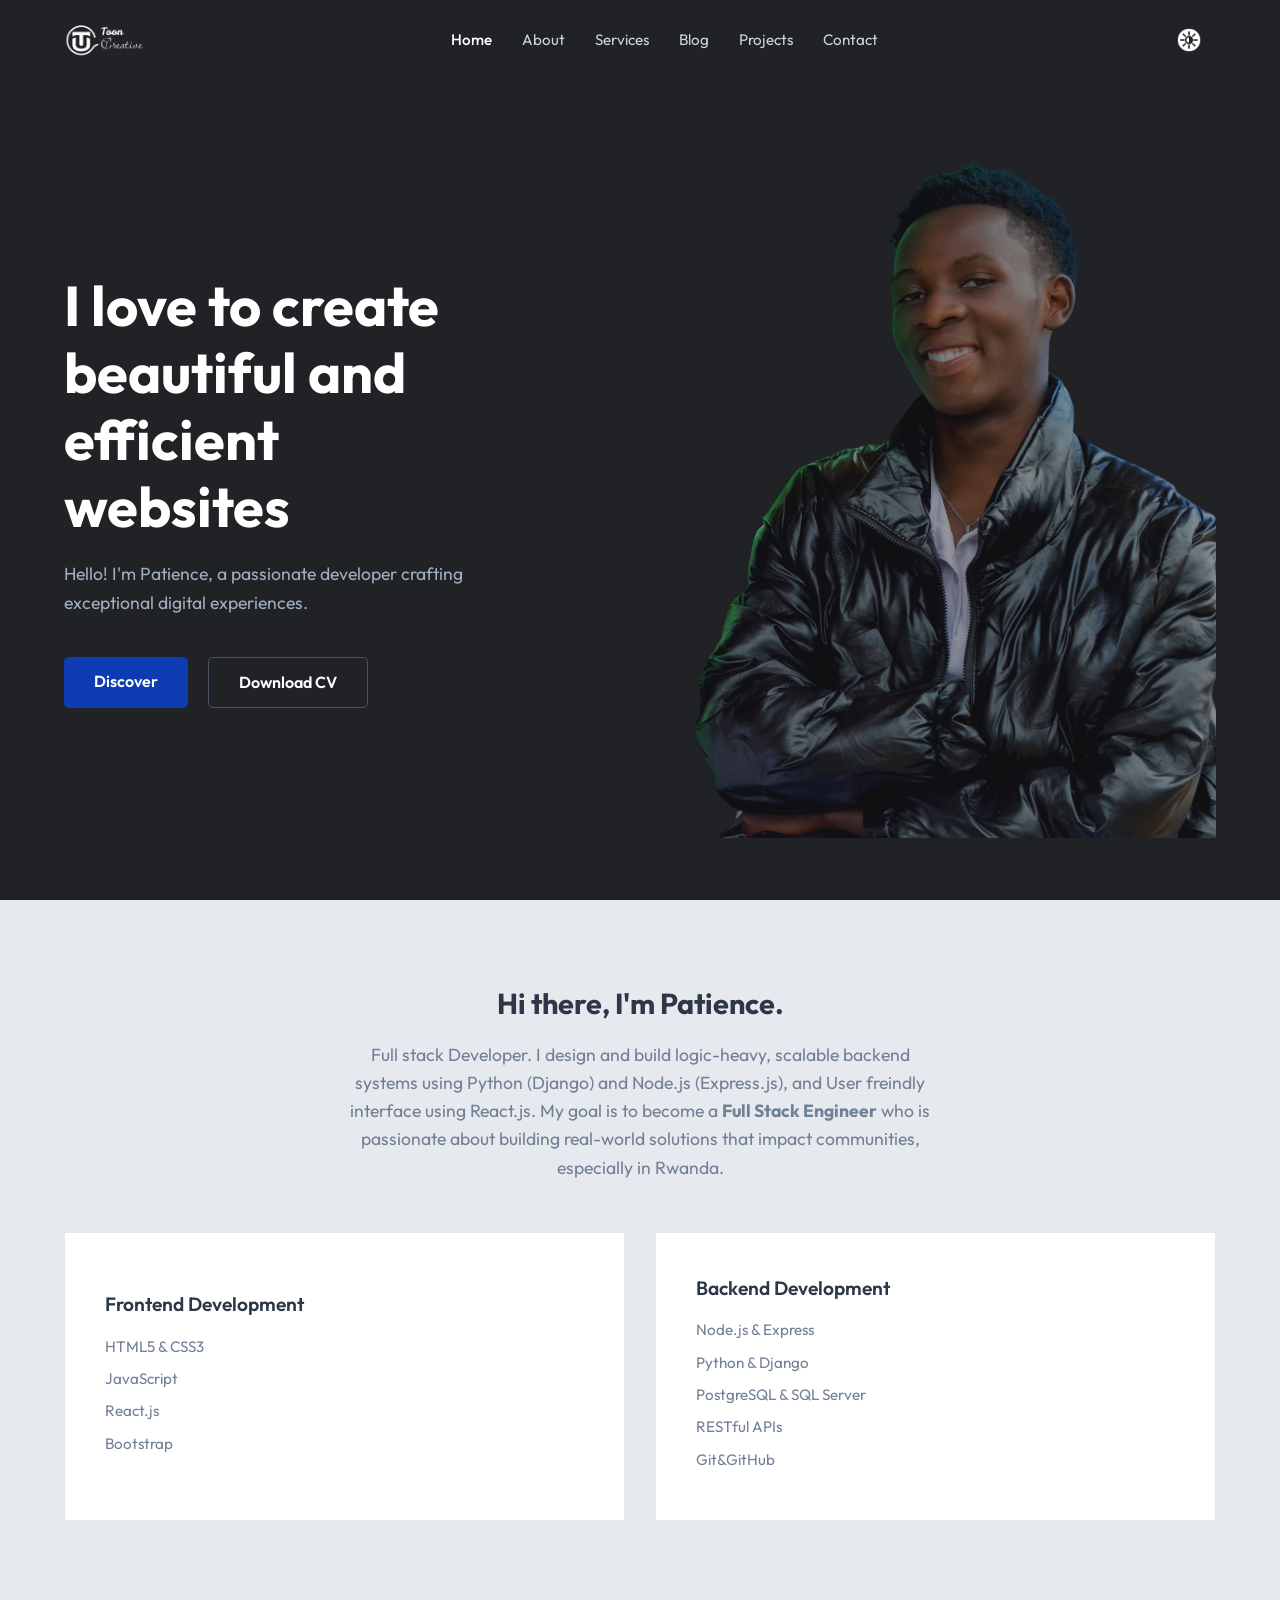
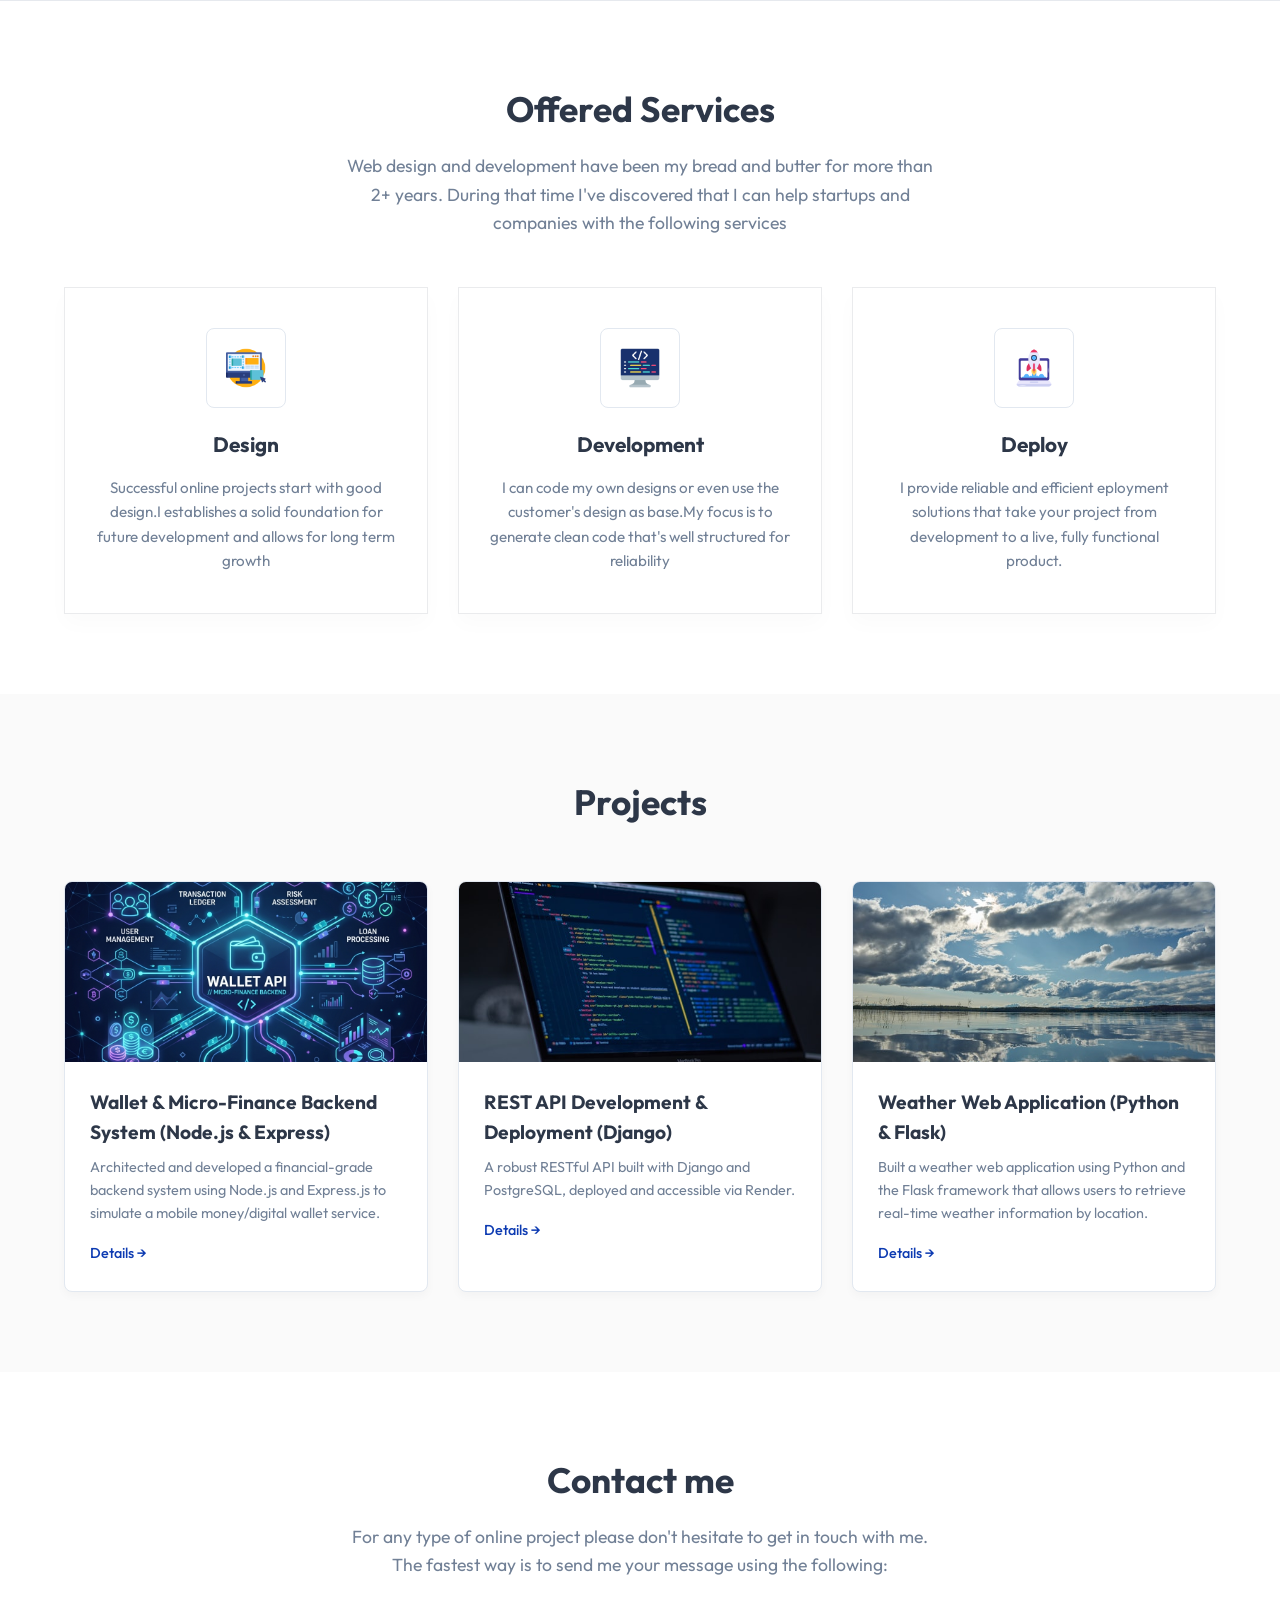
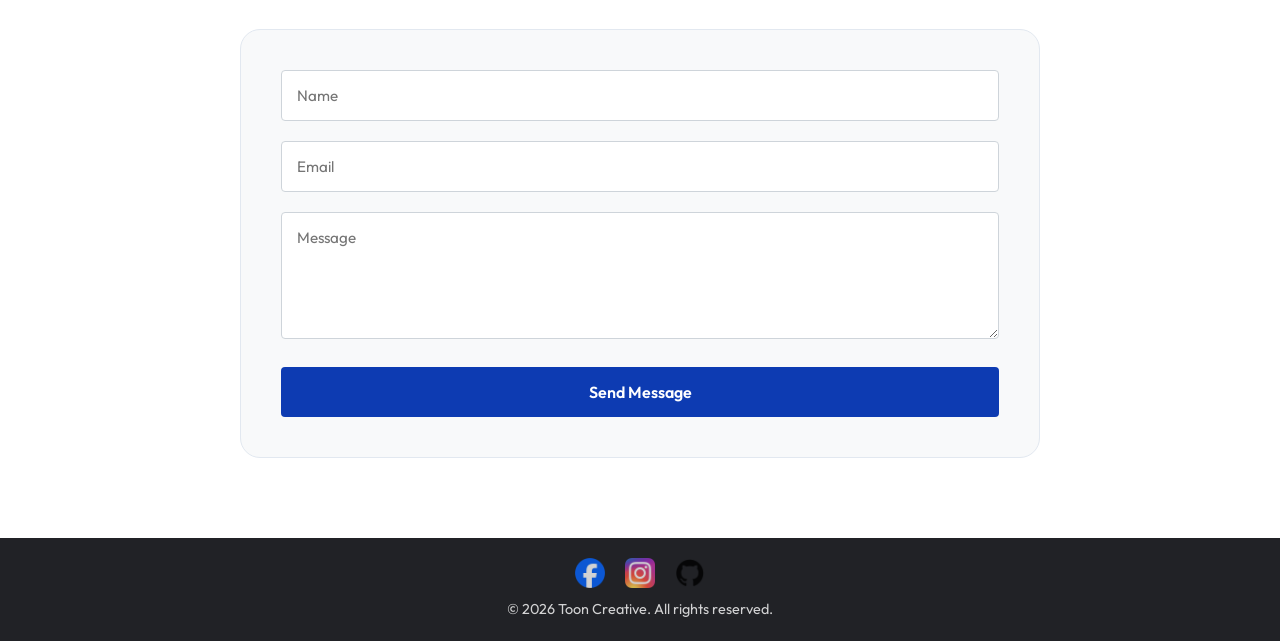
<file: index.html>
<!doctype html>
<html lang="en">
  <head>
    <meta charset="UTF-8" />
    <meta name="viewport" content="width=device-width, initial-scale=1.0" />
    <link rel="preconnect" href="https://fonts.googleapis.com" />
    <link rel="preconnect" href="https://fonts.gstatic.com" crossorigin />
    <link
      href="https://fonts.googleapis.com/css2?family=Outfit:wght@300;400;500;600;700&display=swap"
      rel="stylesheet"
    />
    <link rel="stylesheet" href="style.css" />
    <title>Portfolio - Patience</title>
  </head>
  <body>
    <!-- Navbar -->
    <nav class="nav-bar">
      <div class="container nav-container">
        <div class="logo">
          <img src="images/Screenshot 2026-04-03 215247.png" alt="Logo" />
        </div>

        <div class="nav-links">
          <a href="#home" class="link active">Home</a>
          <a href="#about" class="link">About</a>
          <a href="#services" class="link">Services</a>
          <a href="blog.html" class="link">Blog</a>
          <a href="#projects" class="link">Projects</a>
          <a href="#contact" class="link">Contact</a>
        </div>
        <div class="nav-actions">
          <button class="theme-toggle" aria-label="Toggle Theme">
            <img id="theme-icon" src="images/mode.png" alt="Toggle Theme" />
          </button>
          <button class="menu-toggle" aria-label="Toggle Menu">
            <span></span>
            <span></span>
            <span></span>
          </button>
        </div>
      </div>
    </nav>

    <!-- Hero Section -->
    <section id="home" class="hero">
      <div class="container hero-container">
        <div class="hero-content">
          <h1>I love to create<br />beautiful and<br />efficient websites</h1>
          <p>
            Hello! I'm Patience, a passionate developer crafting exceptional
            digital experiences.
          </p>
          <div class="btn-group">
            <a href="#projects" class="btn btn-primary">Discover</a>
            <a
              href="https://drive.google.com/file/d/1nlRH454EWILKadph4BNVuAgpWPdBqZ8s/view?usp=sharing"
              class="btn btn-secondary"
              >Download CV</a
            >
          </div>
        </div>
        <div class="hero-image">
          <img src="images/Image portfolio.jpg" alt="Patience Portrait" />
        </div>
      </div>
    </section>

    <!-- Skills Section -->
    <section id="about" class="skills section-padding">
      <div class="container">
        <div class="section-title">
          <h2>Hi there, I'm Patience.</h2>
          <p>
            Full stack Developer. I design and build logic-heavy, scalable
            backend systems using Python (Django) and Node.js (Express.js), and
            User freindly interface using React.js. My goal is to become a
            <b>Full Stack Engineer</b> who is passionate about building
            real-world solutions that impact communities, especially in Rwanda.
          </p>
        </div>

        <div class="skills-grid">
          <div class="skill-card">
            <h3>Frontend Development</h3>
            <ul>
              <li>HTML5 & CSS3</li>
              <li>JavaScript</li>
              <li>React.js</li>
              <li>Bootstrap</li>
            </ul>
          </div>
          <div class="skill-card">
            <h3>Backend Development</h3>
            <ul>
              <li>Node.js & Express</li>
              <li>Python & Django</li>
              <li>PostgreSQL & SQL Server</li>
              <li>RESTful APIs</li>
              <li>Git&GitHub</li>
            </ul>
          </div>
        </div>
      </div>
    </section>

    <!-- Services Section -->
    <section id="services" class="services section-padding">
      <div class="container">
        <div class="section-title">
          <h2>Offered Services</h2>
          <p>
            Web design and development have been my bread and butter for more
            than 2+ years. During that time I've discovered that I can help
            startups and companies with the following services
          </p>
        </div>
        <div class="services-grid">
          <div class="service-card">
            <div class="service-icon">
              <img src="images/ux.png" alt="Design" />
            </div>
            <h3>Design</h3>
            <p>
              Successful online projects start with good design.I establishes a
              solid foundation for future development and allows for long term
              growth
            </p>
          </div>
          <div class="service-card">
            <div class="service-icon">
              <img src="images/programming.png" alt="Development" />
            </div>
            <h3>Development</h3>
            <p>
              I can code my own designs or even use the customer's design as
              base.My focus is to generate clean code that's well structured for
              reliability
            </p>
          </div>
          <div class="service-card">
            <div class="service-icon">
              <img src="images/launch.png" alt="Deploy" />
            </div>
            <h3>Deploy</h3>
            <p>
              I provide reliable and efficient eployment solutions that take
              your project from development to a live, fully functional product.
            </p>
          </div>
        </div>
      </div>
    </section>

    <!-- Projects Section -->
    <section id="projects" class="projects section-padding">
      <div class="container">
        <div class="section-title">
          <h2>Projects</h2>
        </div>
        <div class="projects-grid">
          <div class="project-card">
            <div class="project-img">
              <img src="images/project_wallet_api.png" alt="Wallet API" />
            </div>
            <div class="project-info">
              <h3>Wallet & Micro-Finance Backend System (Node.js & Express)</h3>
              <p>
                Architected and developed a financial-grade backend system using
                Node.js and Express.js to simulate a mobile money/digital wallet
                service.
              </p>
              <a
                href="https://github.com/uncletoon/wallet-system-api.git"
                class="details-link"
                >Details →</a
              >
            </div>
          </div>
          <div class="project-card">
            <div class="project-img">
              <img src="images/project_rest_api.jpg" alt="REST API" />
            </div>
            <div class="project-info">
              <h3>REST API Development & Deployment (Django)</h3>
              <p>
                A robust RESTful API built with Django and PostgreSQL, deployed
                and accessible via Render.
              </p>
              <a
                href="https://github.com/uncletoon/Django-Rest-Framework-project.git"
                class="details-link"
                >Details →</a
              >
            </div>
          </div>
          <div class="project-card">
            <div class="project-img">
              <img src="images/project_weather_app.jpg" alt="Weather App" />
            </div>
            <div class="project-info">
              <h3>Weather Web Application (Python & Flask)</h3>
              <p>
                Built a weather web application using Python and the Flask
                framework that allows users to retrieve real-time weather
                information by location.
              </p>
              <a
                href="https://github.com/uncletoon/python-weather-web-app.git"
                class="details-link"
                >Details →</a
              >
            </div>
          </div>
        </div>
      </div>
    </section>

    <!-- Contact Section -->
    <section id="contact" class="contact section-padding">
      <div class="container">
        <div class="section-title">
          <h2>Contact me</h2>
          <p>
            For any type of online project please don't hesitate to get in touch
            with me. The fastest way is to send me your message using the
            following:
          </p>
        </div>
        <div class="contact-form-container">
          <form class="contact-form">
            <div class="form-group">
              <input type="text" placeholder="Name" required />
            </div>
            <div class="form-group">
              <input type="email" placeholder="Email" required />
            </div>
            <div class="form-group">
              <textarea placeholder="Message" rows="5" required></textarea>
            </div>
            <button type="submit" class="btn btn-primary submit-btn">
              Send Message
            </button>
          </form>
        </div>
      </div>
    </section>

    <!-- Footer -->
    <footer>
      <div class="container footer-container">
        <div class="social-links">
          <a href="#" aria-label="Facebook"
            ><img
              src="images/facebook-round-color-icon.png"
              alt="Facebook"
              style="width: 30px; height: auto"
          /></a>
          <a href="#" aria-label="Instagram"
            ><img
              src="images/ig-instagram-icon.png"
              alt="Instagram"
              style="width: 30px; height: auto"
          /></a>
          <a href="https://github.com/uncletoon" aria-label="GitHub"
            ><img
              src="images/github-icon.png"
              alt="GitHub"
              style="width: 30px; height: auto"
          /></a>
        </div>
        <p>&copy; 2026 Toon Creative. All rights reserved.</p>
      </div>
    </footer>
    <script src="script.js"></script>
  </body>
</html>
</file>
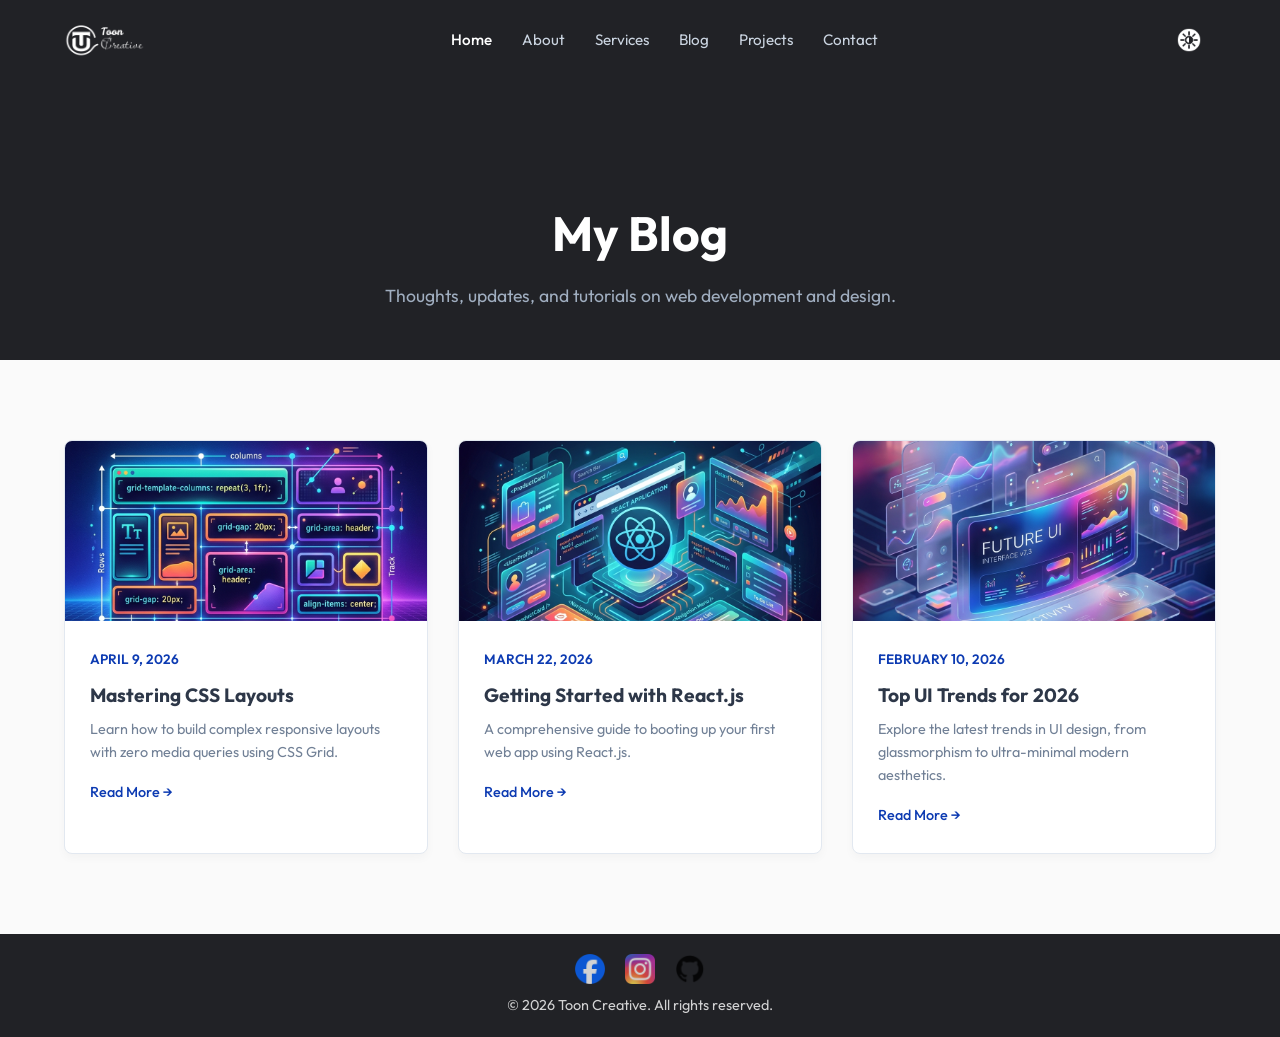
<file: blog.html>
<!doctype html>
<html lang="en">
  <head>
    <meta charset="UTF-8" />
    <meta name="viewport" content="width=device-width, initial-scale=1.0" />
    <link rel="preconnect" href="https://fonts.googleapis.com" />
    <link rel="preconnect" href="https://fonts.gstatic.com" crossorigin />
    <link
      href="https://fonts.googleapis.com/css2?family=Outfit:wght@300;400;500;600;700&display=swap"
      rel="stylesheet"
    />
    <link rel="stylesheet" href="style.css" />
    <title>Blog - Patience</title>
  </head>
  <body>
    <!-- Navbar -->
    <nav class="nav-bar">
      <div class="container nav-container">
        <div class="logo">
          <img src="images/Screenshot 2026-04-03 215247.png" alt="Logo" />
        </div>

        <div class="nav-links">
          <a href="index.html#home" class="link active">Home</a>
          <a href="index.html#about" class="link">About</a>
          <a href="index.html#services" class="link">Services</a>
          <a href="blog.html" class="link">Blog</a>
          <a href="index.html#projects" class="link">Projects</a>
          <a href="index.html#contact" class="link">Contact</a>
        </div>
        <div class="nav-actions">
          <button class="theme-toggle" aria-label="Toggle Theme">
            <img id="theme-icon" src="images/mode.png" alt="Toggle Theme" />
          </button>
          <button class="menu-toggle" aria-label="Toggle Menu">
            <span></span>
            <span></span>
            <span></span>
          </button>
        </div>
      </div>
    </nav>

    <!-- Blog Header -->
    <section class="hero blog-hero">
      <div class="container">
        <div class="section-title">
          <h1>My Blog</h1>
          <p>Thoughts, updates, and tutorials on web development and design.</p>
        </div>
      </div>
    </section>

    <!-- Blog Posts Section -->
    <section class="projects section-padding blog-projects">
      <div class="container">
        <div class="projects-grid">
          <div class="project-card">
            <div class="project-img">
              <img src="images/blog_css_grid.png" alt="CSS Grid" />
            </div>
            <div class="project-info">
              <span class="post-date">April 9, 2026</span>
              <h3 class="post-title">Mastering CSS Layouts</h3>
              <p>
                Learn how to build complex responsive layouts with zero media
                queries using CSS Grid.
              </p>
              <a href="coming-soon.html" class="details-link">Read More →</a>
            </div>
          </div>

          <div class="project-card">
            <div class="project-img">
              <img src="images/blog_react_js.png" alt="React.js" />
            </div>
            <div class="project-info">
              <span class="post-date">March 22, 2026</span>
              <h3 class="post-title">Getting Started with React.js</h3>
              <p>
                A comprehensive guide to booting up your first web app using
                React.js.
              </p>
              <a href="coming-soon.html" class="details-link">Read More →</a>
            </div>
          </div>
          <!-- Blog Post 3 -->
          <div class="project-card">
            <div class="project-img">
              <img src="images/blog_ui_trends.png" alt="UI Trends" />
            </div>
            <div class="project-info">
              <span class="post-date">February 10, 2026</span>
              <h3 class="post-title">Top UI Trends for 2026</h3>
              <p>
                Explore the latest trends in UI design, from glassmorphism to
                ultra-minimal modern aesthetics.
              </p>
              <a href="coming-soon.html" class="details-link">Read More →</a>
            </div>
          </div>
        </div>
      </div>
    </section>

    <!-- Footer -->

    <footer>
      <div class="container footer-container">
        <div class="social-links">
          <a href="#" aria-label="Facebook"
            ><img
              src="images/facebook-round-color-icon.png"
              alt="Facebook"
              style="width: 30px; height: auto"
          /></a>
          <a href="#" aria-label="Instagram"
            ><img
              src="images/ig-instagram-icon.png"
              alt="Instagram"
              style="width: 30px; height: auto"
          /></a>
          <a href="https://github.com/uncletoon" aria-label="GitHub"
            ><img
              src="images/github-icon.png"
              alt="GitHub"
              style="width: 30px; height: auto"
          /></a>
        </div>
        <p>&copy; 2026 Toon Creative. All rights reserved.</p>
      </div>
    </footer>
    <script src="script.js"></script>
  </body>
</html>
</file>
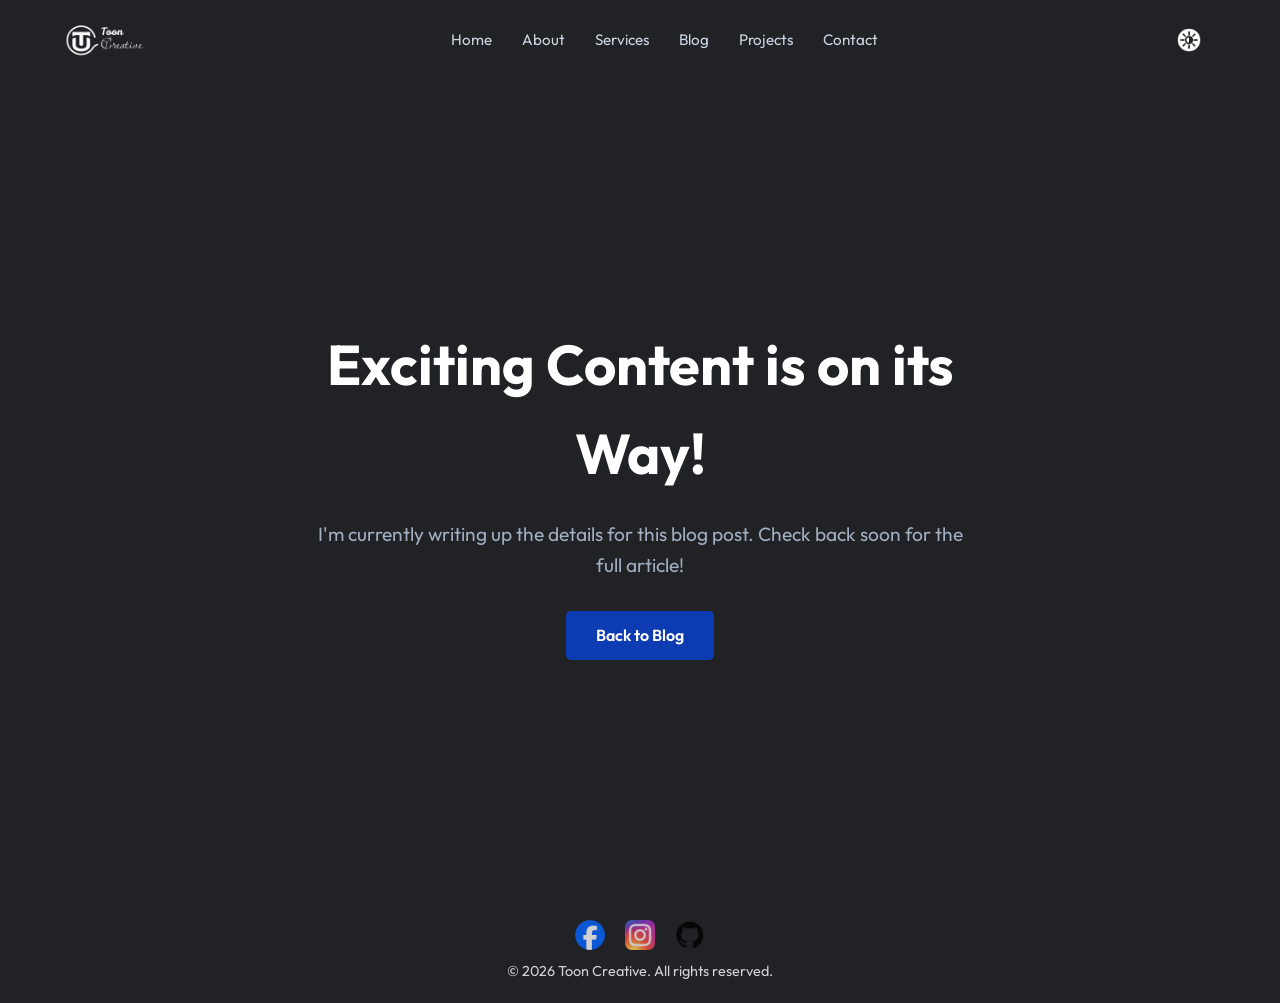
<file: coming-soon.html>
<!doctype html>
<html lang="en">
  <head>
    <meta charset="UTF-8" />
    <meta name="viewport" content="width=device-width, initial-scale=1.0" />
    <link rel="preconnect" href="https://fonts.googleapis.com" />
    <link rel="preconnect" href="https://fonts.gstatic.com" crossorigin />
    <link
      href="https://fonts.googleapis.com/css2?family=Outfit:wght@300;400;500;600;700&display=swap"
      rel="stylesheet"
    />
    <link rel="stylesheet" href="style.css" />
    <title>Coming Soon - Patience</title>
  </head>
  <body>
    <!-- Navbar -->
    <nav class="nav-bar">
      <div class="container nav-container">
        <div class="logo">
          <img src="images/Screenshot 2026-04-03 215247.png" alt="Logo" />
        </div>

        <div class="nav-links">
          <a href="index.html#home" class="link">Home</a>
          <a href="index.html#about" class="link">About</a>
          <a href="index.html#services" class="link">Services</a>
          <a href="blog.html" class="link">Blog</a>
          <a href="index.html#projects" class="link">Projects</a>
          <a href="index.html#contact" class="link">Contact</a>
        </div>
        <div class="nav-actions">
          <button class="theme-toggle" aria-label="Toggle Theme">
            <img id="theme-icon" src="images/mode.png" alt="Toggle Theme" />
          </button>
          <button class="menu-toggle" aria-label="Toggle Menu">
            <span></span>
            <span></span>
            <span></span>
          </button>
        </div>
      </div>
    </nav>

    <!-- Coming Soon Section -->
    <section class="hero coming-soon-hero">
      <div class="container">
        <div class="coming-soon-content text-center">
          <h1 class="coming-soon-title">Exciting Content is on its Way!</h1>
          <p class="coming-soon-text">
            I'm currently writing up the details for this blog post. Check back
            soon for the full article!
          </p>
          <div class="btn-group coming-soon-btn">
            <a href="blog.html" class="btn btn-primary">Back to Blog</a>
          </div>
        </div>
      </div>
    </section>

    <!-- Footer -->
    <footer>
      <div class="container footer-container">
        <div class="social-links">
          <a href="#" aria-label="Facebook">
            <img
              src="images/facebook-round-color-icon.png"
              alt="Facebook"
              style="width: 30px; height: auto"
            />
          </a>
          <a href="#" aria-label="Instagram">
            <img
              src="images/ig-instagram-icon.png"
              alt="Instagram"
              style="width: 30px; height: auto"
            />
          </a>
          <a href="https://github.com/uncletoon" aria-label="GitHub">
            <img
              src="images/github-icon.png"
              alt="GitHub"
              style="width: 30px; height: auto"
            />
          </a>
        </div>
        <p>&copy; 2026 Toon Creative. All rights reserved.</p>
      </div>
    </footer>
    <script src="script.js"></script>
  </body>
</html>
</file>
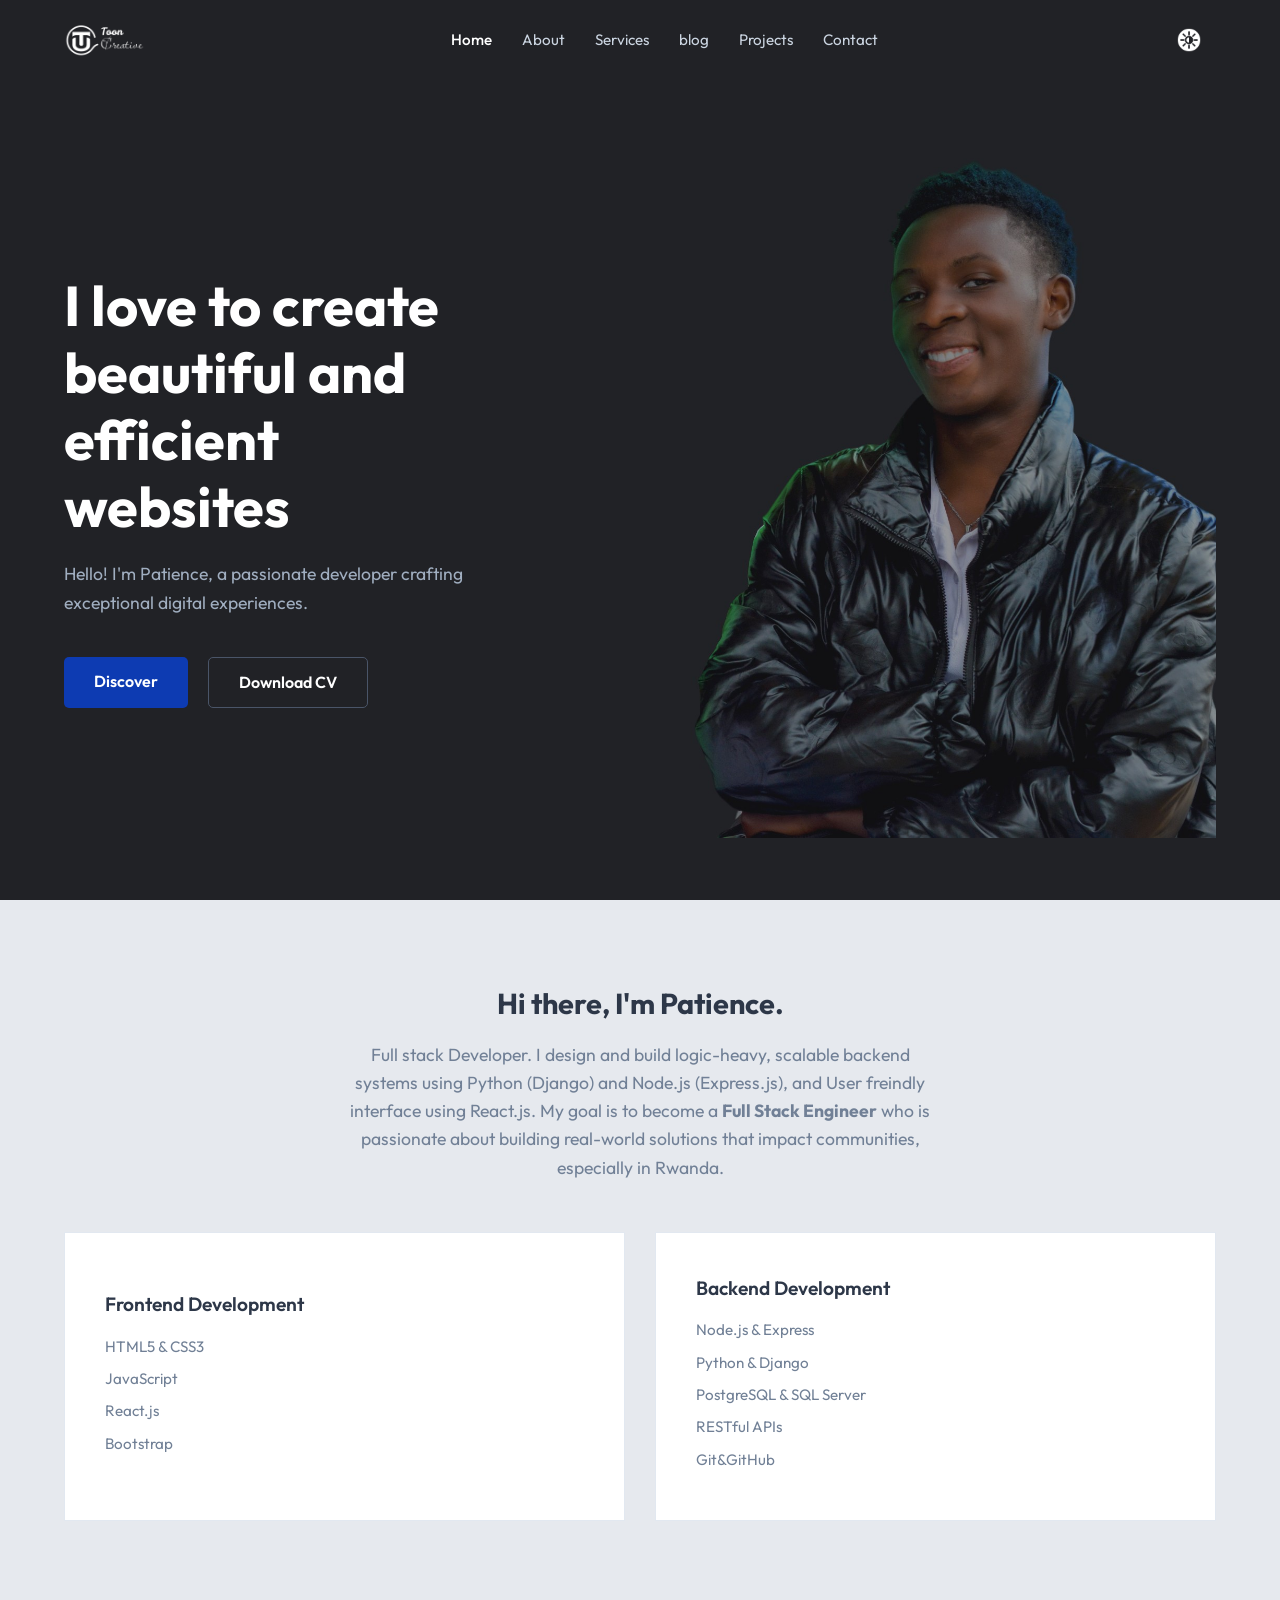
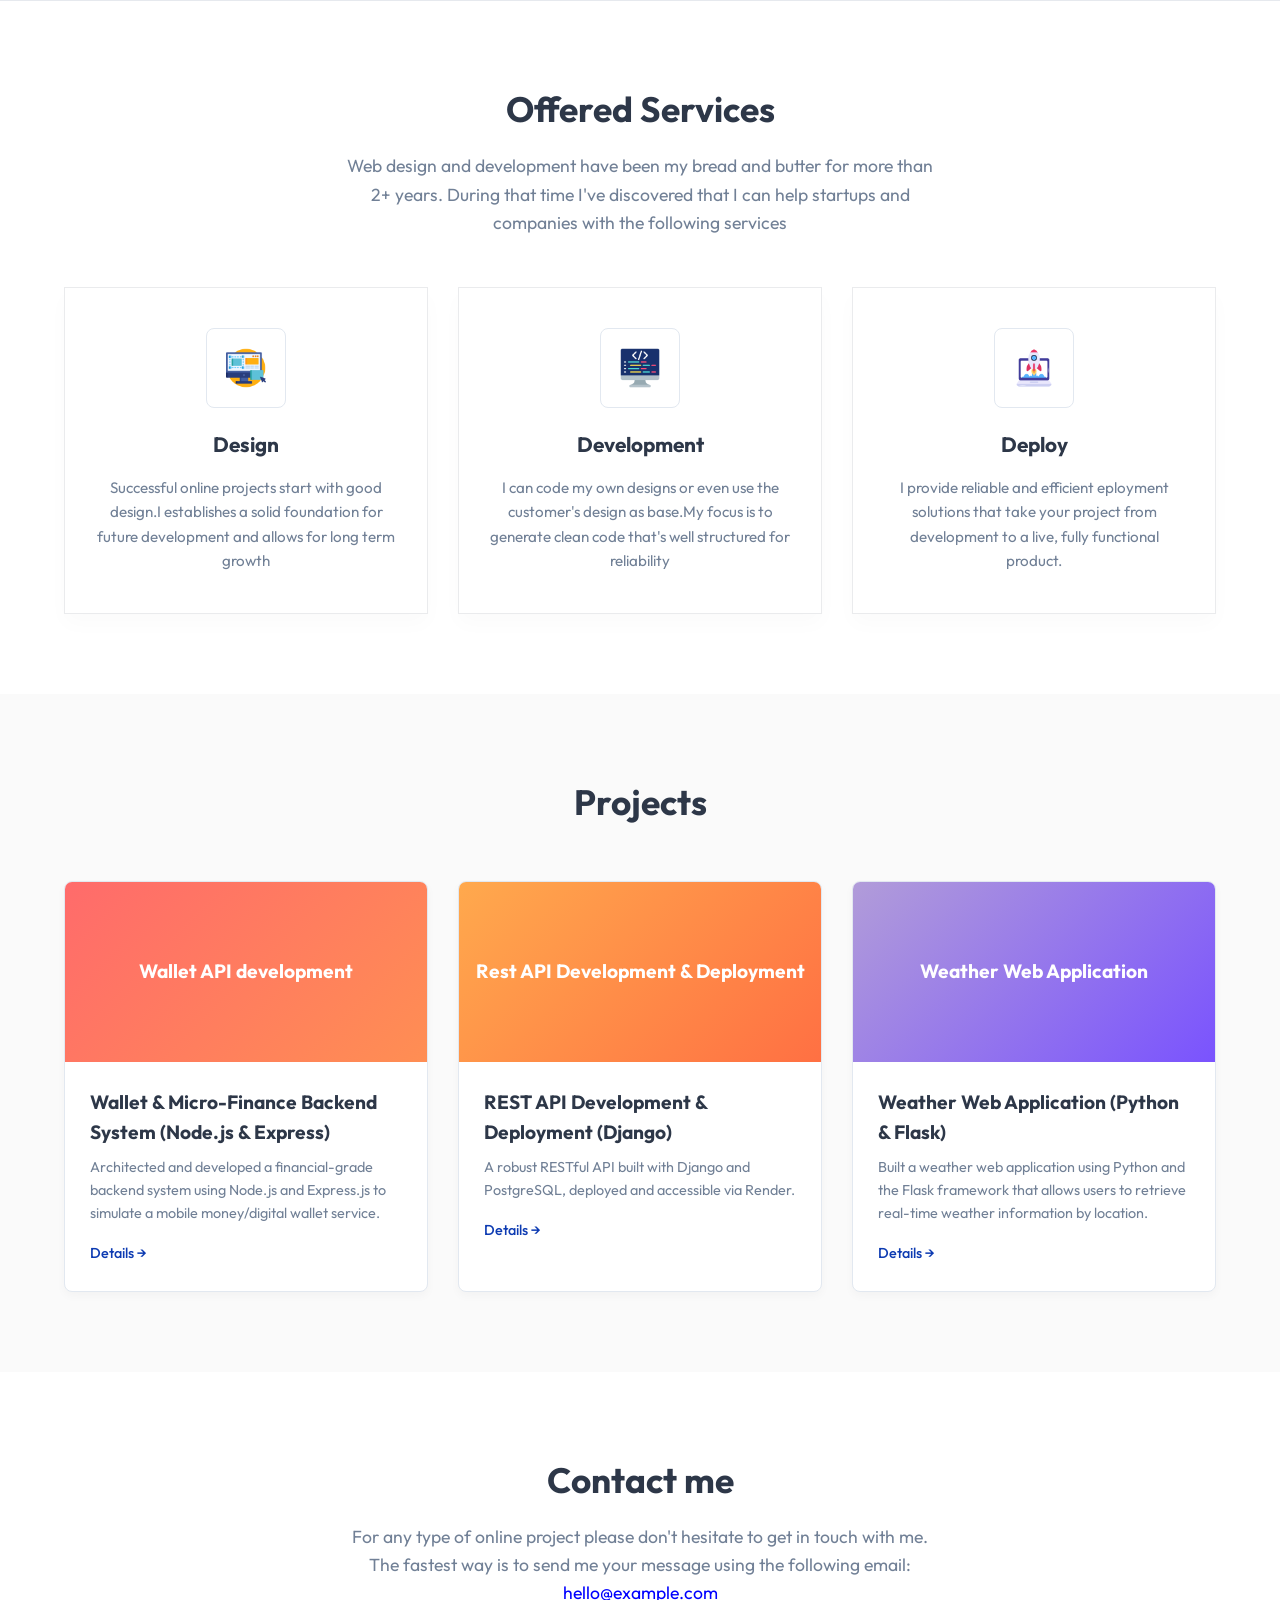
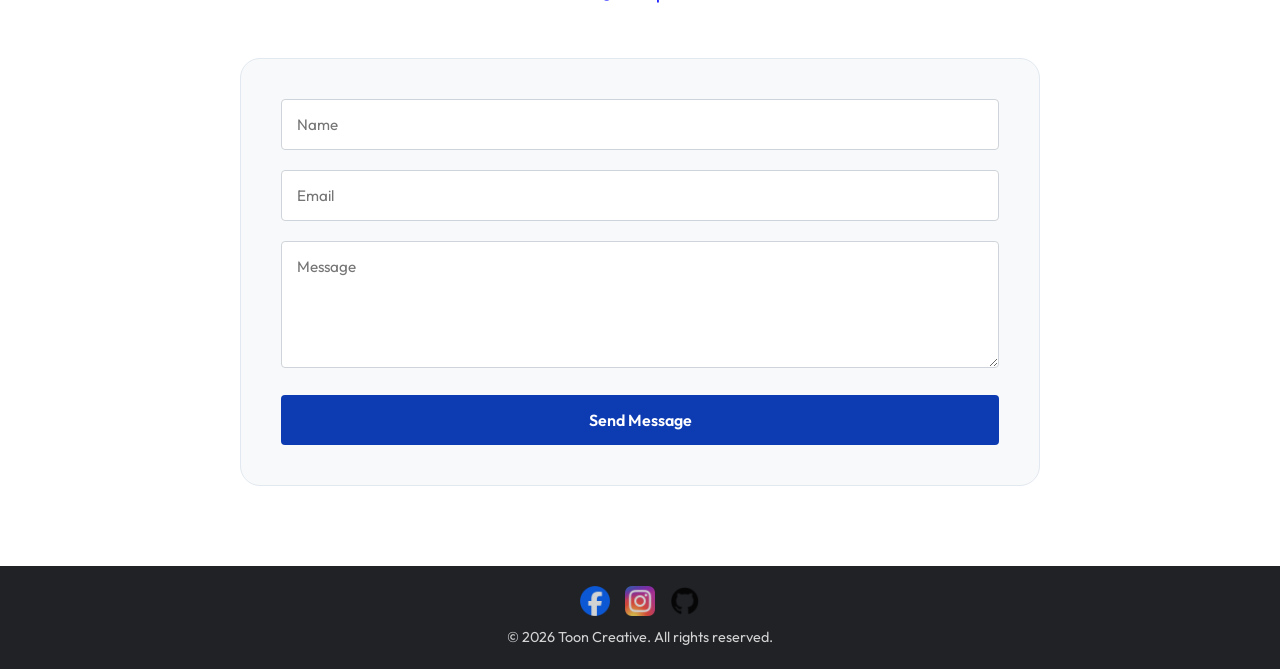
<file: projcet.html>
<!DOCTYPE html>
<html lang="en">
<head>
    <meta charset="UTF-8">
    <meta name="viewport" content="width=device-width, initial-scale=1.0">
    <link rel="preconnect" href="https://fonts.googleapis.com">
    <link rel="preconnect" href="https://fonts.gstatic.com" crossorigin>
    <link href="https://fonts.googleapis.com/css2?family=Outfit:wght@300;400;500;600;700&display=swap" rel="stylesheet">
    <link rel="stylesheet" href="style.css">
    <title>Portfolio - Patience</title>
</head>
<body >
    <!-- Navbar -->
    <nav class="nav-bar">
        <div class="container nav-container">
            <div class="logo">
                <img src="images/Screenshot 2026-04-03 215247.png" alt="Logo">
            </div>
            
            <div class="nav-links">
                <a href="#home" class="link active">Home</a>
                <a href="#about" class="link">About</a>
                <a href="#services" class="link">Services</a>
                <a href="#blog" class="link">blog</a>
                <a href="#projects" class="link">Projects</a>
                <a href="#contact" class="link">Contact</a>
            </div>
            <div class="nav-actions">
                <button class="theme-toggle" aria-label="Toggle Theme" style="background: none; border: none; cursor: pointer; color: white; display:flex; align-items:center; margin-right: 15px;">
                    <img id="theme-icon" src="images/mode.png" alt="Toggle Theme" style="width: 24px; height: auto;">
                </button>
                <button class="menu-toggle" aria-label="Toggle Menu">
                    <span></span>
                    <span></span>
                    <span></span>
                </button>
            </div>
        </div>
    </nav>

    <!-- Hero Section -->
    <section id="home" class="hero">
        <div class="container hero-container">
            <div class="hero-content">
                <h1>I love to create<br>beautiful and<br>efficient websites</h1>
                <p>Hello! I'm Patience, a passionate developer crafting exceptional digital experiences.</p>
                <div class="btn-group">
                    <a href="#projects" class="btn btn-primary">Discover</a>
                    <a href="https://drive.google.com/file/d/1nlRH454EWILKadph4BNVuAgpWPdBqZ8s/view?usp=sharing" class="btn btn-secondary">Download CV</a>
                </div>
            </div>
            <div class="hero-image">
                <img src="images/Image portfolio.jpg" alt="Patience Portrait">
            </div>
        </div>
    </section>

    <!-- Skills Section -->
    <section id="about" class="skills section-padding">
        <div class="container">
            <div class="section-title">
                <h2>Hi there, I'm Patience.</h2>
                <p>Full stack Developer. I design and build logic-heavy, scalable backend systems using Python (Django) and Node.js (Express.js), and User freindly interface using React.js. My goal is to become a <b>Full Stack Engineer</b> who is passionate about building real-world solutions that impact communities, especially in Rwanda.</p>
            </div>
            
            <div class="skills-grid">
                <div class="skill-card">
                    <h3>Frontend Development</h3>
                    <ul>
                        <li>HTML5 & CSS3</li>
                        <li>JavaScript</li>
                        <li>React.js</li>
                        <li>Bootstrap</li>
                    </ul>
                </div>
                <div class="skill-card">
                    <h3>Backend Development</h3>
                    <ul>
                        <li>Node.js & Express</li>
                        <li>Python & Django</li>
                        <li>PostgreSQL & SQL Server</li>
                        <li>RESTful APIs</li>
                        <li>Git&GitHub</li>
                    </ul>
                </div>
            </div>
        </div>
    </section>

    <!-- Services Section -->
    <section id="services" class="services section-padding">
        <div class="container">
            <div class="section-title">
                <h2>Offered Services</h2>
                <p>Web design and development have been my bread and butter for more than 2+ years. During that time I've discovered that 
                    I can help startups and companies with the following services</p>
            </div>
            <div class="services-grid">
                <div class="service-card">
                    <div class="service-icon"><img src="images/ux.png" alt="Design" style="width:40px; height:auto;"></div>
                    <h3>Design</h3>
                    <p>Successful online projects start with good design.I establishes a solid foundation for future development and allows for long term growth</p>
                </div>
                <div class="service-card">
                    <div class="service-icon"><img src="images/programming.png" alt="Development" style="width:40px; height:auto;"></div>
                    <h3>Development</h3>
                    <p>I can code my own designs or even use the customer's design as base.My focus is to generate clean code that's well structured for reliability</p>
                </div>
                <div class="service-card">
                    <div class="service-icon"><img src="images/launch.png" alt="Deploy" style="width:40px; height:auto;"></div>
                    <h3>Deploy</h3>
                    <p>I provide reliable and efficient eployment solutions that take your project from development to a live, fully functional product.</p>
                </div>
            </div>
        </div>
    </section>

    <!-- Projects Section -->
    <section id="projects" class="projects section-padding">
        <div class="container">
            <div class="section-title">
                <h2>Projects</h2>
            </div>
            <div class="projects-grid">
                <div class="project-card">
                    <div class="project-img bg-pink">
                        <div class="placeholder">Wallet API development</div>
                    </div>
                    <div class="project-info">
                        <h3>Wallet & Micro-Finance Backend System (Node.js & Express)</h3>
                        <p>Architected and developed a financial-grade backend system using Node.js and Express.js to simulate a mobile money/digital wallet service.</p>
                        <a href="https://github.com/uncletoon/wallet-system-api.git" class="details-link">Details →</a>
                    </div>
                </div>
                <div class="project-card">
                    <div class="project-img bg-orange">
                        <div class="placeholder">Rest API Development & Deployment</div>
                    </div>
                    <div class="project-info">
                        <h3>REST API Development & Deployment (Django)</h3>
                        <p>A robust RESTful API built with Django and PostgreSQL, deployed and accessible via Render.</p>
                        <a href="https://github.com/uncletoon/Django-Rest-Framework-project.git" class="details-link">Details →</a>
                    </div>
                </div>
                <div class="project-card">
                    <div class="project-img bg-purple">
                        <div class="placeholder">Weather Web Application</div>
                    </div>
                    <div class="project-info">
                        <h3>Weather Web Application (Python & Flask)</h3>
                        <p>Built a weather web application using Python and the Flask framework that allows users to retrieve real-time weather information by location. </p>
                        <a href="https://github.com/uncletoon/python-weather-web-app.git" class="details-link">Details →</a>
                    </div>
                </div>
            </div>
        </div>
    </section>

    <!-- Contact Section -->
    <section id="contact" class="contact section-padding">
        <div class="container">
            <div class="section-title">
                <h2>Contact me</h2>
                <p>For any type of online project please don't hesitate to get in touch with me. The fastest way is to send me your message using the following email: <a href="mailto:hello@example.com" style="color: blue;">hello@example.com</a></p>
            </div>
            <div class="contact-form-container">
                <form class="contact-form">
                    <div class="form-group">
                        <input type="text" placeholder="Name" required>
                    </div>
                    <div class="form-group">
                        <input type="email" placeholder="Email" required>
                    </div>
                    <div class="form-group">
                        <textarea placeholder="Message" rows="5" required></textarea>
                    </div>
                    <button type="submit" class="btn btn-primary submit-btn">Send Message</button>
                </form>
            </div>
        </div>
    </section>

    <!-- Footer -->
    <footer>
        <div class="container footer-container">
            <div class="social-links" style="display: flex; gap: 15px; align-items: center;">
                <a href="#" aria-label="Facebook"><img src="images/facebook-round-color-icon.png" alt="Facebook" style="width: 30px; height: auto;"></a>
                <a href="#" aria-label="Instagram"><img src="images/ig-instagram-icon.png" alt="Instagram" style="width: 30px; height: auto;"></a>
                <a href="https://github.com/uncletoon" aria-label="GitHub"><img src="images/github-icon.png" alt="GitHub" style="width: 30px; height: auto;"></a>
            </div>
            <p>&copy; 2026 Toon Creative. All rights reserved.</p>
        </div>
    </footer>
    <script src="index.js"></script>

</body>
</html>
</file>
<file: style.css>
:root {
    --bg-dark: #212226;
    --bg-light-grey: #F8F9FA;
    --bg-white: #FFFFFF;
    
    --text-dark: #2D3748;
    --text-light: #FFFFFF;
    --text-muted: #718096;
    
    --primary-blue: #0D3BB2;
    --primary-blue-hover: #1e52d8;
    --btn-dark: #212226;
    
    --border-color: #E2E8F0;
    --card-shadow: 0 4px 6px rgba(0, 0, 0, 0.05);
    
    font-size: 16px;
    scroll-behavior: smooth;
}

* {
    margin: 0;
    padding: 0;
    box-sizing: border-box;
    font-family: 'Outfit', sans-serif;
}

body {
    background-color: var(--bg-white);
    color: var(--text-dark);
    line-height: 1.6;
    overflow-x: hidden;
}

a {
    text-decoration: none;
    color: inherit;
    transition: all 0.3s ease;
}

ul {
    list-style: none;
}

img {
    max-width: 100%;
    height: auto;
    display: block;
}

.container {
    width: 90%;
    max-width: 1200px;
    margin: 0 auto;
}

.section-padding {
    padding: 80px 0;
}

.section-title {
    text-align: center;
    margin-bottom: 50px;
}

.section-title h2 {
    font-size: 2.2rem;
    margin-bottom: 15px;
    font-weight: 700;
    color: var(--text-dark);
}

.section-title p {
    color: var(--text-muted);
    font-size: 1.1rem;
    max-width: 600px;
    margin: 0 auto;
}

/* Navbar */
.nav-bar {
    position: absolute;
    top: 0;
    left: 0;
    width: 100%;
    background-color: transparent;
    z-index: 1000;
}

.nav-container {
    display: flex;
    justify-content: space-between;
    align-items: center;
    height: 80px;
}

.logo {
    display: flex;
    align-items: center;
    gap: 10px;
}

.logo img {
    height: 40px;
    width: auto;
    object-fit: contain;
}

.logo-text {
    font-size: 1.2rem;
    font-weight: 600;
    color: var(--text-light);
}

.nav-links {
    display: flex;
    gap: 30px;
}

.link {
    font-weight: 400;
    color: #cbd5e1;
    font-size: 0.95rem;
}

.link:hover, .link.active {
    color: var(--text-light);
    font-weight: 500;
}

/* Menu Toggle (Mobile) */
.menu-toggle {
    display: none;
    background: transparent;
    border: none;
    cursor: pointer;
    flex-direction: column;
    gap: 6px;
}

.menu-toggle span {
    width: 30px;
    height: 3px;
    background-color: var(--text-light);
    border-radius: 3px;
    transition: all 0.3s;
}

.theme-toggle {
    background: none;
    border: none;
    cursor: pointer;
    color: white;
    display: flex;
    align-items: center;
    margin-right: 15px;
}

.theme-toggle img {
    width: 24px;
    height: auto;
}

.theme-toggle:hover {
    transform: scale(1.1);
}

.nav-actions {
    display: flex;
    align-items: center;
    gap: 15px; /* Spacing between toggle and menu on mobile */
}

/* Hero Section */
.hero {
    min-height: 100vh;
    display: flex;
    align-items: center;
    background-color: var(--bg-dark);
    color: var(--text-light);
    padding-top: 80px;
}

.hero-container {
    display: flex;
    align-items: center;
    justify-content: space-between;
    gap: 50px;
}

.hero-content {
    flex: 1;
    width: 100%;
}

.hero-content h1 {
    font-size: 3.5rem;
    line-height: 1.2;
    margin-bottom: 20px;
    font-weight: 700;
    color: var(--text-light);
}

.hero-content p {
    font-size: 1.1rem;
    color: #a0aec0;
    margin-bottom: 40px;
    max-width: 500px;
}

.btn-group {
    display: flex;
    gap: 20px;
}

.btn {
    padding: 12px 30px;
    border-radius: 5px;
    font-weight: 600;
    font-size: 1rem;
    cursor: pointer;
    text-align: center;
    border: none;
    transition: all 0.3s;
}

.btn-primary {
    background-color: var(--primary-blue);
    color: var(--text-light);
}

.btn-primary:hover {
    background-color: var(--primary-blue-hover);
}

.btn-secondary {
    background-color: var(--btn-dark);
    color: var(--text-light);
    border: 1px solid #4a5568;
}

.btn-secondary:hover {
    background-color: #2d3748;
}

.hero-image {
    flex: 1.5;
    display: flex;
    justify-content: flex-end;
    align-items: flex-end; 
}

.hero-image img {
    width: 100%;
    max-width: 600px;
    height: auto;
    object-fit: contain;
}

/* Skills Section */
.skills {
    background-color: #E6E9EE; 
}

.skills .section-title h2 {
    color: var(--text-dark);
    font-size: 1.8rem;
}

.skills .section-title p {
    color: var(--text-muted);
}

.skills-grid {
    display: grid;
    grid-template-columns: repeat(auto-fit, minmax(300px, 1fr));
    gap: 30px;
}

.skill-card {
    background-color: var(--bg-white);
    padding: 40px;
    border-radius: 0;
    border: 1px solid var(--border-color);
    box-shadow: none;
    display: flex;
    flex-direction: column;
    justify-content: center;
    align-items: flex-start;
}

.skill-card h3 {
    margin-bottom: 15px;
    font-size: 1.2rem;
    color: var(--text-dark);
    font-weight: 600;
}

.skill-card ul li {
    font-size: 0.95rem;
    margin-bottom: 8px;
    color: var(--text-muted);
}

/* Services */
.services {
    background-color: var(--bg-white);
}

.services-grid {
    display: grid;
    grid-template-columns: repeat(3, 1fr);
    gap: 30px;
}

.service-card {
    background-color: var(--bg-white);
    padding: 40px 30px;
    border-radius: 0;
    text-align: center;
    border: 1px solid #eaebed;
    box-shadow: 0 10px 20px rgba(0,0,0,0.02);
}

.service-icon {
    font-size: 2.5rem;
    margin-bottom: 20px;
    display: inline-flex;
    justify-content: center;
    align-items: center;
    width: 80px;
    height: 80px;
    border: 1px solid var(--border-color);
    border-radius: 8px;
}

.service-icon img {
    width: 40px;
    height: auto;
}

.service-card h3 {
    margin-bottom: 15px;
    font-size: 1.3rem;
    color: var(--text-dark);
}

.service-card p {
    color: var(--text-muted);
    font-size: 0.95rem;
}

/* Projects */
.projects {
    background-color: #FAFAFA; /* Very light background for contrast */
}

.projects-grid {
    display: grid;
    grid-template-columns: repeat(auto-fit, minmax(300px, 1fr));
    gap: 30px;
}

.project-card {
    background-color: var(--bg-white);
    border-radius: 8px;
    overflow: hidden;
    border: 1px solid var(--border-color);
    box-shadow: 0 4px 10px rgba(0,0,0,0.03);
}

.project-img {
    height: 180px;
    display: flex;
    align-items: center;
    justify-content: center;
    color: white;
    font-size: 1.2rem;
    font-weight: bold;
    overflow: hidden;
}

.project-img img {
    width: 100%;
    height: 100%;
    object-fit: cover;
}

.bg-pink { background: linear-gradient(135deg, #FF6B6B, #FF8E53); }
.bg-orange { background: linear-gradient(135deg, #FFA94D, #FF7043); }
.bg-purple { background: linear-gradient(135deg, #B19CD9, #7A53FE); }

.project-info {
    padding: 25px;
}

.project-info h3 {
    font-size: 1.2rem;
    margin-bottom: 8px;
    color: var(--text-dark);
}

.project-info p {
    color: var(--text-muted);
    margin-bottom: 15px;
    font-size: 0.9rem;
}

.details-link {
    color: var(--primary-blue);
    font-weight: 500;
    font-size: 0.9rem;
}

.details-link:hover {
    text-decoration: underline;
}

/* Contact */
.contact {
    background-color: var(--bg-white);
}

.contact-form-container {
    max-width: 800px;
    margin: 0 auto;
    background-color: var(--bg-light-grey);
    padding: 40px;
    border-radius: 20px;
    border: 1px solid var(--border-color);
}

.form-group {
    margin-bottom: 20px;
}

.form-group input,
.form-group textarea {
    width: 100%;
    padding: 15px;
    background-color: var(--bg-white);
    border: 1px solid #ced4da;
    border-radius: 4px;
    color: var(--text-dark);
    font-size: 0.95rem;
}

.form-group input:focus,
.form-group textarea:focus {
    outline: none;
    border-color: var(--primary-blue);
}

.submit-btn {
    width: 100%;
    border-radius: 4px;
    padding: 15px;
    font-size: 1rem;
    background-color: var(--primary-blue);
    color: white;
    border: none;
    cursor: pointer;
    font-weight: 600;
}

.submit-btn:hover {
    background-color: var(--primary-blue-hover);
}

/* Footer */
footer {
    padding: 20px 0;
    text-align: center;
    background-color: var(--bg-dark);
    color: white;
}

.social-links {
    display: flex;
    justify-content: center;
    gap: 20px;
    margin-bottom: 10px;
}

.social-links a {
    color: white;
    font-size: 1.2rem;
    opacity: 0.8;
}

.social-links a:hover {
    opacity: 1;
}

footer p {
    font-size: 0.9rem;
    opacity: 0.8;
}

/* Media Queries for Responsiveness */
@media screen and (max-width: 992px) {
    .section-padding {
        padding: 60px 0;
    }
    .hero {
        min-height: auto;
        padding-top: 140px;
        padding-bottom: 60px;
    }
    .hero-content h1 {
        font-size: 2.8rem;
    }
    .hero-image img {
        max-width: 320px;
    }
    .services-grid {
        grid-template-columns: repeat(2, 1fr);
    }
}

@media screen and (max-width: 768px) {
    .menu-toggle {
        display: flex;
    }
    
    .nav-bar {
        background-color: var(--bg-dark);
        position: fixed;
    }
    
    .logo-text, .menu-toggle span {
        color: var(--text-light);
    }
    
    .nav-links {
        position: fixed;
        top: 80px;
        left: -100%;
        width: 100%;
        height: calc(100vh - 80px);
        background-color: var(--bg-dark);
        flex-direction: column;
        align-items: center;
        padding-top: 50px;
        transition: left 0.3s ease;
    }
    
    .nav-links.show {
        left: 0;
    }
    
    .section-padding {
        padding: 40px 0;
    }

    .hero {
        min-height: auto;
        padding-top: 100px;
        padding-bottom: 30px;
    }

    .hero-container {
        flex-direction: column;
        text-align: center;
        padding-top: 20px;
        align-items: center;
    }
    
    .hero-content {
        max-width: 100%;
        width: 100%;
    }

    .hero-content p {
        margin: 0 auto 20px;
        font-size: 1.1rem;
    }
    
    .btn-group {
        justify-content: center;
    }

    .hero-image {
        margin-top: 30px;
        margin-left: 0;
        justify-content: center;
        width: 100%;
    }
    
    .hero-image img {
        max-width: 90%;
    }
    
    .hero-content h1 {
        font-size: 2.2rem;
        margin-bottom: 15px;
    }

    .nav-actions {
        gap: 15px;
    }
    
    .services-grid {
        grid-template-columns: 1fr;
    }
}

/* Dark Mode Overrides */
[data-theme="dark"] body {
    background-color: #212226;
    color: #F9FAFB;
}
[data-theme="dark"] .section-title h2 {
    color: #F9FAFB;
}
[data-theme="dark"] .skills {
    background-color: #212226;
}
[data-theme="dark"] .skill-card {
    background-color: #212226;
    border-color: #4B5563;
}
[data-theme="dark"] .skill-card h3 {
    color: #F9FAFB;
}
[data-theme="dark"] .services {
    background-color: #212226;
}
[data-theme="dark"] .service-card {
    background-color: #212226;
    border-color: #374151;
}
[data-theme="dark"] .service-card h3 {
    color: #F9FAFB;
}
[data-theme="dark"] .projects {
    background-color: #212226;
}
[data-theme="dark"] .project-card {
    background-color: #212226;
    border-color: #4B5563;
}
[data-theme="dark"] .project-info h3 {
    color: #F9FAFB;
}
[data-theme="dark"] .contact {
    background-color: #212226;
}
[data-theme="dark"] .contact-form-container {
    background-color: #212226;
    border-color: #4B5563;
}
[data-theme="dark"] .form-group input,
[data-theme="dark"] .form-group textarea {
    background-color: #212226;
    border-color: #4B5563;
    color: #F9FAFB;
}
[data-theme="dark"] .btn-secondary {
    background-color: #212226;
}

/* Blog Specific Styles */
.blog-hero {
    min-height: 40vh;
    align-items: flex-end;
    padding-bottom: 50px;
}

.blog-hero .section-title {
    margin-bottom: 0;
}

.blog-hero h1 {
    font-size: 3rem;
    color: var(--text-light);
    margin-bottom: 10px;
}

.blog-hero p {
    color: #a0aec0;
    max-width: 600px;
    margin: 0 auto;
    font-size: 1.1rem;
}

.blog-projects {
    min-height: 60vh;
}

.post-date {
    color: var(--primary-blue);
    font-size: 0.85rem;
    font-weight: 600;
    text-transform: uppercase;
}

.post-title {
    margin-top: 8px;
}

a.text-blue {
    color: blue;
}

/* Coming Soon Page Specific Styles */
.coming-soon-hero {
    min-height: 100vh;
    display: flex;
    align-items: center;
    justify-content: center;
    text-align: center;
}

.coming-soon-content {
    max-width: 650px;
    margin: 0 auto;
    display: flex;
    flex-direction: column;
    align-items: center;
}

.coming-soon-title {
    font-size: 3.5rem;
    color: var(--text-light);
    margin-bottom: 20px;
    font-weight: 700;
}

.coming-soon-text {
    font-size: 1.2rem;
    color: #a0aec0;
    margin-bottom: 30px;
}

.coming-soon-btn {
    justify-content: center;
    width: 100%;
}
</file>
